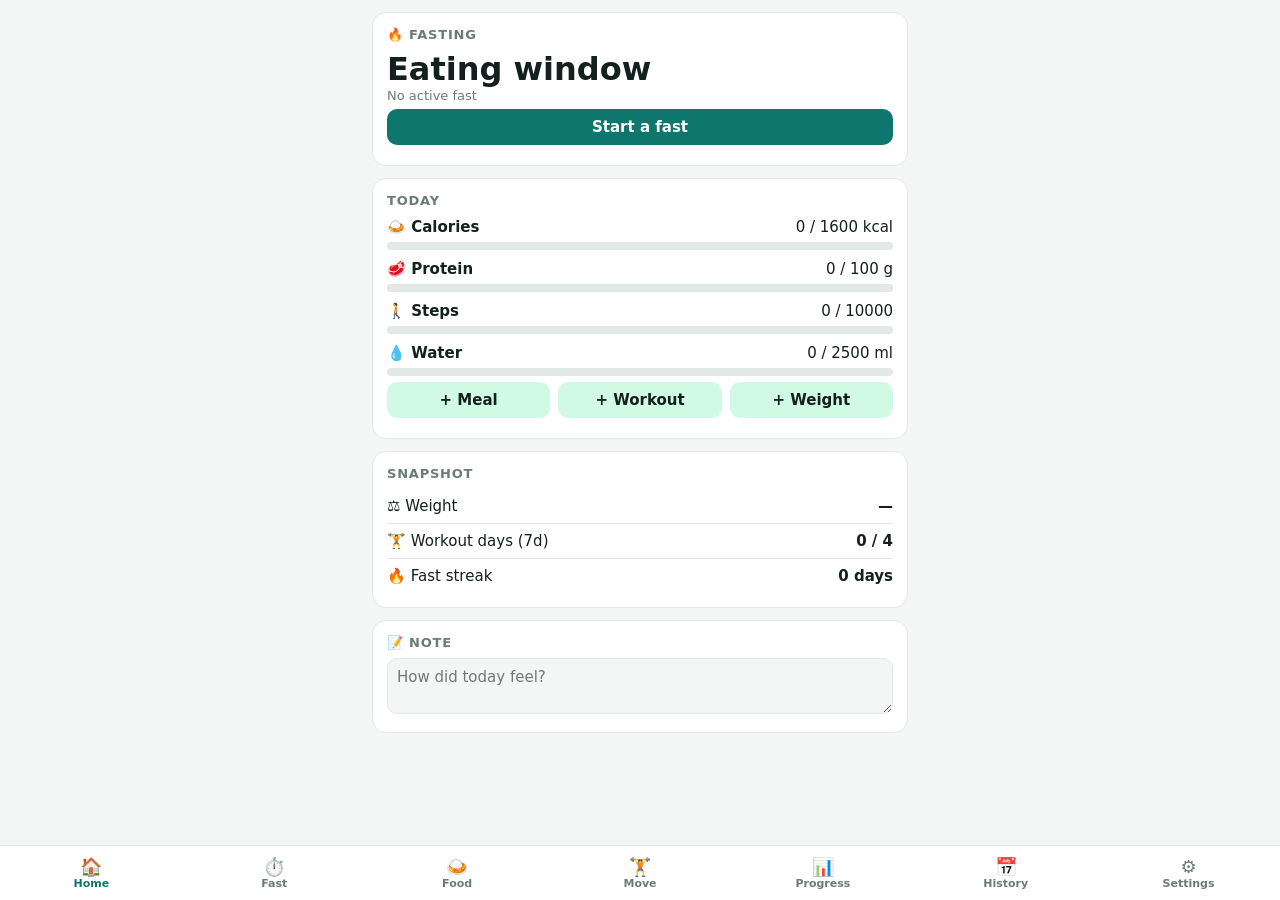
<file: index (3).html>
<!DOCTYPE html>
<html lang="en"><head><meta charset="utf-8">
<meta name="viewport" content="width=device-width,initial-scale=1,viewport-fit=cover">
<meta name="theme-color" content="#0f766e">
<link rel="manifest" href="manifest.json">
<link rel="icon" href="icon-192.png">
<title>FastTrack</title>
<style>
:root{--bg:#f4f6f5;--card:#fff;--tx:#14201d;--mu:#6b7c77;--ac:#0f766e;--ac2:#d1fae5;--bd:#e2e8e6;--rd:#dc2626}
@media(prefers-color-scheme:dark){:root{--bg:#0e1513;--card:#17211e;--tx:#e8f0ed;--mu:#8fa39d;--ac:#2dd4bf;--ac2:#134e4a;--bd:#263531}}
*{box-sizing:border-box}body{margin:0;background:var(--bg);color:var(--tx);font:15px system-ui,sans-serif;padding:env(safe-area-inset-top) 0 calc(64px + env(safe-area-inset-bottom))}
main{max-width:560px;margin:auto;padding:12px}
.c{background:var(--card);border:1px solid var(--bd);border-radius:14px;padding:14px;margin-bottom:12px}
h2{margin:0 0 8px;font-size:13px;text-transform:uppercase;letter-spacing:.06em;color:var(--mu)}
.big{font-size:32px;font-weight:700}.mu{color:var(--mu);font-size:13px}
.bar{height:8px;background:var(--bd);border-radius:6px;overflow:hidden;margin:6px 0}.bar i{display:block;height:100%;background:var(--ac)}
input,select,button,textarea{font:inherit;color:inherit;background:var(--bg);border:1px solid var(--bd);border-radius:10px;padding:9px;width:100%}
button{background:var(--ac);color:#fff;border:0;font-weight:600;cursor:pointer}button.g{background:var(--ac2);color:var(--tx)}button.r{background:var(--rd)}
.row{display:flex;gap:8px;margin:6px 0;align-items:center}.row>*{flex:1;min-width:0}
.li{display:flex;justify-content:space-between;gap:8px;padding:8px 0;border-top:1px solid var(--bd)}.li:first-of-type{border-top:0}
.li small{color:var(--mu);display:block}.li button{width:auto;padding:4px 9px;margin-left:4px}
nav{position:fixed;bottom:0;left:0;right:0;display:flex;background:var(--card);border-top:1px solid var(--bd);padding-bottom:env(safe-area-inset-bottom)}
nav button{background:none;color:var(--mu);border-radius:0;padding:10px 2px;font-size:11px}nav button.on{color:var(--ac)}
nav span{display:block;font-size:18px}
.sv{width:100%;height:120px}
.cal{display:grid;grid-template-columns:repeat(7,1fr);gap:4px;text-align:center}.dy{padding:6px 0;border-radius:8px;background:var(--bg);font-size:13px;cursor:pointer}.dy.sl{outline:2px solid var(--ac)}.dy em{display:block;font-style:normal;font-size:10px;min-height:12px}label input{margin-top:4px}
</style></head><body><main id="app"></main><nav id="nav"></nav>
<script>
const K='fasttrack.v1',T=[['home','🏠','Home'],['fast','⏱️','Fast'],['food','🍛','Food'],['move','🏋️','Move'],['prog','📊','Progress'],['hist','📅','History'],['set','⚙️','Settings']];
const D={goals:{cal:1600,pro:100,steps:10000,water:2500,wt:0,fast:16,wk:4,sleep:8},fast:null,fasts:[],food:[],lib:[],ex:[],steps:{},wt:[],water:{},notes:{},rec:[],meas:[],sleep:{}};
let S;try{S=Object.assign({},D,JSON.parse(localStorage.getItem(K)||'{}'));S.goals=Object.assign({},D.goals,S.goals)}catch(e){S=structuredClone(D)}
const save=()=>{try{localStorage.setItem(K,JSON.stringify(S))}catch(e){}};
const $=id=>document.getElementById(id),v=id=>$(id).value,n=id=>+v(id)||0;
const td=()=>new Date(Date.now()-new Date().getTimezoneOffset()*6e4).toISOString().slice(0,10);
const pct=(a,b)=>Math.min(100,b?a/b*100:0),r=x=>Math.round(x*10)/10;
const hm=ms=>{ms=Math.max(0,ms)/6e4|0;return (ms/60|0)+'h '+String(ms%60).padStart(2,'0')+'m'};
const bar=(a,b,l,u)=>`<div class="row" style="margin:10px 0 0"><b>${l}</b><span style="text-align:right">${r(a)} / ${b} ${u}</span></div><div class="bar"><i style="width:${pct(a,b)}%"></i></div>`;
let tab='home';
const sum=k=>S.food.filter(f=>f.d==td()).reduce((a,f)=>a+(+f[k]||0),0);
function streak(){let c=0;const ok=new Set(S.fasts.filter(f=>f.e-f.s>=f.plan*36e5*.95).map(f=>new Date(f.e-new Date().getTimezoneOffset()*6e4).toISOString().slice(0,10)));let d=new Date();if(!ok.has(td()))d.setDate(d.getDate()-1);for(;;){const s=new Date(d-d.getTimezoneOffset()*6e4).toISOString().slice(0,10);if(!ok.has(s))break;c++;d.setDate(d.getDate()-1)}return c}
function fastCard(){const f=S.fast;if(!f)return `<div class="big">Eating window</div><div class="mu">No active fast</div>`;const el=Date.now()-f.s,tot=f.plan*36e5;return `<div class="big">${hm(el)}</div><div class="bar"><i style="width:${pct(el,tot)}%"></i></div><div class="mu">${el>=tot?'Goal reached 🎉':hm(tot-el)+' remaining'} · ${f.plan}h fast</div>`}
function view(){const g=S.goals,t=td();let h='';
if(tab=='home'){const w=S.wt.at(-1),wk=S.ex.filter(e=>Date.now()-new Date(e.d)<6048e5).map(e=>e.d).filter((x,i,a)=>a.indexOf(x)==i).length;
h=`<div class="c"><h2>🔥 Fasting</h2><div id="fc">${fastCard()}</div><div class="row"><button onclick="tab='fast';render()">${S.fast?'Manage fast':'Start a fast'}</button></div></div>
<div class="c"><h2>Today</h2>${bar(sum('cal'),g.cal,'🍛 Calories','kcal')}${bar(sum('p'),g.pro,'🥩 Protein','g')}${bar(S.steps[t]||0,g.steps,'🚶 Steps','')}${bar(S.water[t]||0,g.water,'💧 Water','ml')}${S.sleep[t]?bar(S.sleep[t].h,g.sleep,'😴 Sleep','h'):''}
<div class="row"><button class="g" onclick="tab='food';render()">+ Meal</button><button class="g" onclick="tab='move';render()">+ Workout</button><button class="g" onclick="tab='prog';render()">+ Weight</button></div></div>
<div class="c"><h2>Snapshot</h2><div class="li"><span>⚖️ Weight</span><b>${w?w.v+' kg':'—'}</b></div><div class="li"><span>🏋️ Workout days (7d)</span><b>${wk} / ${g.wk}</b></div><div class="li"><span>🔥 Fast streak</span><b>${streak()} days</b></div></div>
<div class="c"><h2>📝 Note</h2><textarea id="nt" rows="2" placeholder="How did today feel?" onchange="S.notes['${t}']=this.value;save()">${S.notes[t]||''}</textarea></div>`}
if(tab=='fast'){const done=S.fasts.filter(f=>f.e-f.s>=f.plan*36e5*.95),all=S.fasts,avg=all.length?all.reduce((a,f)=>a+f.e-f.s,0)/all.length:0,lg=all.reduce((a,f)=>Math.max(a,f.e-f.s),0);
h=`<div class="c"><h2>Timer</h2><div id="fc">${fastCard()}</div>${S.fast?'<div class="row"><button onclick="endFast()">End fast</button><button class="g" onclick="cancelFast()">Cancel</button></div>':`<div class="row"><select id="pl">${[12,14,16,18,20].map(p=>`<option value="${p}" ${p==g.fast?'selected':''}>${p}:${24-p}</option>`).join('')}<option value="c">Custom…</option></select><button onclick="startFast()">Start</button></div>`}</div>
<div class="c"><h2>Stats</h2><div class="li"><span>Completed fasts</span><b>${done.length}</b></div><div class="li"><span>Ended early</span><b>${all.length-done.length}</b></div><div class="li"><span>Longest</span><b>${hm(lg)}</b></div><div class="li"><span>Average</span><b>${hm(avg)}</b></div><div class="li"><span>Streak</span><b>${streak()} days</b></div></div>
<div class="c"><h2>History</h2>${[...S.fasts].reverse().slice(0,20).map(f=>`<div class="li"><span>${new Date(f.s).toLocaleDateString()}<small>${f.plan}h plan</small></span><b>${hm(f.e-f.s)} ${f.e-f.s>=f.plan*36e5*.95?'🟢':'🟡'}</b></div>`).join('')||'<div class="mu">Nothing yet</div>'}</div>`}
if(tab=='food'){const L=S.food.filter(f=>f.d==t);
h=`<div class="c"><h2>Add food</h2>${S.lib.length?`<select id="lb" onchange="pick()"><option value="">My Foods…</option>${S.lib.map((f,i)=>`<option value="${i}">${f.name} · ${f.cal} kcal</option>`).join('')}</select>`:''}
<div class="row"><input id="fn" placeholder="Food name"><input id="fq" placeholder="Qty (250 g)"></div>
<div class="row"><input id="fk" type="number" placeholder="kcal"><input id="fp" type="number" placeholder="Protein g"></div>
<div class="row"><input id="fc2" type="number" placeholder="Carbs g"><input id="ff" type="number" placeholder="Fat g"></div>
<div class="row"><select id="fm">${['Breakfast','Lunch','Dinner','Snack','Pre-workout','Post-workout','Other'].map(m=>`<option>${m}</option>`).join('')}</select><label class="mu"><input type="checkbox" id="fl" style="width:auto"> save to My Foods</label></div>
<button onclick="addFood()">Add</button></div>
<div class="c"><h2>Today · ${Math.round(sum('cal'))} kcal</h2><div class="mu">P ${r(sum('p'))}g · C ${r(sum('c'))}g · F ${r(sum('f'))}g</div>${L.map(f=>`<div class="li"><span>${f.name} ${f.q||''}<small>${f.m} · ${f.t} ${inWin(f.ts)}</small></span><span><b>${f.cal}</b> <button class="g" onclick="editFood(${f.id})">✎</button><button class="r" onclick="delFood(${f.id})">×</button></span></div>`).join('')||'<div class="mu">No meals logged</div>'}</div>`}
if(tab=='move'){h=`<div class="c"><h2>Log exercise</h2><input id="en" placeholder="Exercise (Squats)"><div class="row"><input id="es" type="number" placeholder="Sets"><input id="er" type="number" placeholder="Reps"><input id="ew" type="number" placeholder="kg"></div><div class="row"><input id="ed" type="number" placeholder="Minutes (optional)"><button onclick="addEx()">Add</button></div>
${S.ex.filter(e=>e.d==t).map((e,i)=>`<div class="li"><span>${e.name}<small>${e.s?e.s+'×'+e.r:''}${e.w?' × '+e.w+' kg':''}${e.m?' · '+e.m+' min':''}</small></span><button class="r" onclick="S.ex.splice(S.ex.indexOf(S.ex.filter(x=>x.d=='${t}')[${i}]),1);save();render()">×</button></div>`).join('')}</div>
<div class="c"><h2>Steps · ${S.steps[t]||0}</h2><div class="row"><input id="st" type="number" placeholder="Today's steps" value="${S.steps[t]||''}"><button onclick="S.steps['${t}']=n('st');save();render()">Save</button></div><div class="mu">≈ ${r((S.steps[t]||0)*.0007)} km</div></div>
<div class="c"><h2>Water · ${S.water[t]||0} ml</h2><div class="row"><button class="g" onclick="wat(250)">+250</button><button class="g" onclick="wat(500)">+500</button><button class="g" onclick="wat(-250)">−250</button></div></div>`}
if(tab=='prog'){const W=S.wt.slice(-30),p=W.map(x=>x.v),mn=Math.min(...p),mx=Math.max(...p),pts=p.map((y,i)=>`${p.length>1?i/(p.length-1)*300:150},${105-(mx==mn?50:(y-mn)/(mx-mn)*90)}`).join(' ');
h=`<div class="c"><h2>Weight</h2><div class="row"><input id="wv" type="number" step=".1" placeholder="kg"><button onclick="addW()">Log</button></div>${p.length?`<div class="big">${p.at(-1)} kg</div><div class="mu">${p.length>1?'Change '+r(p.at(-1)-p.at(-2))+' kg since last':''}${g.wt?' · goal '+g.wt+' kg':''}</div><svg class="sv" viewBox="0 0 300 120" preserveAspectRatio="none"><polyline fill="none" stroke="var(--ac)" stroke-width="2.5" points="${pts}"/></svg>`:'<div class="mu">No entries</div>'}</div>
<div class="c"><h2>Last 7 days</h2>${wkRows()}</div>`}
if(tab=='set'){h=`<div class="c"><h2>Goals</h2>${[['cal','Calories / day'],['pro','Protein g / day'],['steps','Steps / day'],['water','Water ml / day'],['wt','Goal weight kg'],['fast','Fasting hours'],['wk','Workout days / week'],['sleep','Sleep goal h']].map(([k,l])=>`<div class="row"><span>${l}</span><input type="number" value="${g[k]}" onchange="S.goals.${k}=+this.value;save()"></div>`).join('')}</div>
<div class="c"><h2>Data (stored only on this device)</h2><div class="row"><button class="g" onclick="dl('json')">Backup JSON</button><button class="g" onclick="dl('csv')">Export CSV</button></div><div class="row"><input type="file" id="im" accept=".json" onchange="imp(this)"></div><button class="r" onclick="if(confirm('Delete ALL data?')){localStorage.removeItem(K);location.reload()}">Delete all data</button>
<p class="mu">No account, no servers. Nothing leaves your phone. Exercise calories aren't subtracted from food.</p></div>`}
if(tab=='food')h+=recCard();if(tab=='move')h+=sleepCard();if(tab=='prog')h+=measCard();if(tab=='hist')h=histView();return h}
function inWin(ts){const f=S.fasts.find(x=>ts>=x.s&&ts<=x.e)||(S.fast&&ts>=S.fast.s?S.fast:null);return f?'🔴 fasting':'🟢 eating'}
function wkRows(){let o='';for(let i=0;i<7;i++){const d=new Date(Date.now()-i*864e5-new Date().getTimezoneOffset()*6e4).toISOString().slice(0,10),F=S.food.filter(f=>f.d==d);o+=`<div class="li"><span>${d.slice(5)}</span><span class="mu">${Math.round(F.reduce((a,f)=>a+f.cal,0))} kcal · ${Math.round(F.reduce((a,f)=>a+f.p,0))}g P · ${S.steps[d]||0} steps${S.ex.some(e=>e.d==d)?' · 🏋️':''}</span></div>`}return o}
function startFast(){let p=n('pl')||+v('pl');if(v('pl')=='c'){p=+prompt('Fasting hours?','16');if(!p)return}S.fast={s:Date.now(),plan:p};S.goals.fast=p;save();render()}
function endFast(){S.fasts.push({...S.fast,e:Date.now()});S.fast=null;save();render()}
function cancelFast(){if(confirm('Discard this fast?')){S.fast=null;save();render()}}
function pick(){const f=S.lib[v('lb')];if(!f)return;$('fn').value=f.name;$('fk').value=f.cal;$('fp').value=f.p;$('fc2').value=f.c;$('ff').value=f.f}
function addFood(){if(!v('fn'))return;const f={id:Date.now(),d:td(),ts:Date.now(),t:new Date().toTimeString().slice(0,5),name:v('fn'),q:v('fq'),cal:n('fk'),p:n('fp'),c:n('fc2'),f:n('ff'),m:v('fm')};S.food.push(f);if($('fl').checked)S.lib.push({name:f.name,cal:f.cal,p:f.p,c:f.c,f:f.f});save();render()}
function editFood(id){const f=S.food.find(x=>x.id==id),a=prompt('Calories',f.cal);if(a===null)return;f.cal=+a||0;f.p=+prompt('Protein g',f.p)||0;f.q=prompt('Quantity',f.q||'')||'';save();render()}
function delFood(id){S.food=S.food.filter(x=>x.id!=id);save();render()}
function addEx(){if(!v('en'))return;S.ex.push({d:td(),name:v('en'),s:n('es'),r:n('er'),w:n('ew'),m:n('ed')});save();render()}
function wat(x){S.water[td()]=Math.max(0,(S.water[td()]||0)+x);save();render()}
function addW(){if(!n('wv'))return;S.wt=S.wt.filter(x=>x.d!=td());S.wt.push({d:td(),v:n('wv')});S.wt.sort((a,b)=>a.d<b.d?-1:1);save();render()}
function dl(t){let s,m='application/json',x='json';if(t=='csv'){m='text/csv';x='csv';s='date,meal,food,qty,kcal,protein,carbs,fat\n'+S.food.map(f=>[f.d,f.m,`"${f.name}"`,`"${f.q||''}"`,f.cal,f.p,f.c,f.f].join(',')).join('\n')}else s=JSON.stringify(S,null,1);const a=document.createElement('a');a.href=URL.createObjectURL(new Blob([s],{type:m}));a.download='fasttrack-'+td()+'.'+x;a.click()}
function imp(el){const rd=new FileReader();rd.onload=()=>{try{S=Object.assign({},D,JSON.parse(rd.result));save();render()}catch(e){alert('Invalid file')}};el.files[0]&&rd.readAsText(el.files[0])}
function render(){$('app').innerHTML=view();$('nav').innerHTML=T.map(([k,i,l])=>`<button class="${k==tab?'on':''}" onclick="tab='${k}';render()"><span>${i}</span>${l}</button>`).join('');if(pt!=tab){scrollTo(0,0);pt=tab}}
setInterval(()=>{const e=$('fc');if(e&&S.fast)e.innerHTML=fastCard()},30000);

let pt,dr=[],rn0='',rw0='',cm=new Date(),sel=td();const M=['waist','hip','chest','arm','thigh'];
const dk=ts=>new Date(ts-new Date().getTimezoneOffset()*6e4).toISOString().slice(0,10),esc=x=>String(x).replace(/"/g,'&quot;');
const okF=()=>S.fasts.filter(f=>f.e-f.s>=f.plan*36e5*.95);
function bestStreak(){let b=0,c=0,p=null;[...new Set(okF().map(f=>dk(f.e)))].sort().forEach(d=>{c=p&&new Date(d)-new Date(p)==864e5?c+1:1;b=Math.max(b,c);p=d});return b}
function recCard(){const t=k=>dr.reduce((a,x)=>a+x[k],0);return `<div class="c"><h2>🍲 My Recipes</h2>${S.rec.map((x,i)=>`<div class="li"><span>${x.name}<small>${r(x.cal/x.wt*100)} kcal · ${r(x.p/x.wt*100)} g P per 100 g · ${x.wt} g batch</small></span><span><button onclick="logRec(${i})">Log</button><button class="r" onclick="S.rec.splice(${i},1);save();render()">×</button></span></div>`).join('')||'<div class="mu">No recipes yet</div>'}
<h2 style="margin-top:14px">New recipe</h2><input id="rn" placeholder="Recipe name" value="${esc(rn0)}">${dr.map((x,i)=>`<div class="li"><span>${x.name} · ${x.g} g<small>${x.cal} kcal · P ${x.p} · C ${x.c} · F ${x.f}</small></span><button class="r" onclick="dr.splice(${i},1);render()">×</button></div>`).join('')}
<div class="row"><input id="ing" placeholder="Ingredient"><input id="ig" type="number" placeholder="grams"></div><div class="row"><input id="ik" type="number" placeholder="kcal (for this amount)"><input id="ip" type="number" placeholder="P g"></div><div class="row"><input id="ic" type="number" placeholder="Carbs g"><input id="iff" type="number" placeholder="Fat g"></div>
<button class="g" onclick="addIng()">+ Add ingredient</button><div class="mu" style="margin:6px 0">Total ${Math.round(t('cal'))} kcal · P ${r(t('p'))} g · ${t('g')} g raw</div><div class="row"><input id="rw" type="number" placeholder="Cooked weight g (optional)" value="${rw0}"><button onclick="saveRec()">Save recipe</button></div></div>`}
function addIng(){rn0=v('rn');rw0=v('rw');if(!v('ing'))return;dr.push({name:v('ing'),g:n('ig'),cal:n('ik'),p:n('ip'),c:n('ic'),f:n('iff')});render()}
function saveRec(){rn0=v('rn');if(!dr.length||!rn0)return;const t=k=>dr.reduce((a,x)=>a+x[k],0);S.rec.push({name:rn0,wt:n('rw')||t('g')||1,cal:t('cal'),p:t('p'),c:t('c'),f:t('f')});dr=[];rn0=rw0='';save();render()}
function logRec(i){const x=S.rec[i],g=+prompt('Grams eaten?','200');if(!g)return;const k=g/x.wt;S.food.push({id:Date.now(),d:td(),ts:Date.now(),t:new Date().toTimeString().slice(0,5),name:x.name,q:g+' g',cal:Math.round(x.cal*k),p:r(x.p*k),c:r(x.c*k),f:r(x.f*k),m:v('fm')});save();render()}
function sleepCard(){const s=S.sleep[td()];return `<div class="c"><h2>😴 Sleep${s?' · '+hm(s.h*36e5):''}</h2><div class="row"><label class="mu">Bedtime<input id="sb" type="time" value="${s?s.bed:'23:00'}"></label><label class="mu">Wake-up<input id="sw" type="time" value="${s?s.wake:'07:00'}"></label></div><button onclick="saveSleep()">Save last night</button><div class="mu" style="margin-top:6px">Goal ${S.goals.sleep} h</div></div>`}
function saveSleep(){const a=v('sb').split(':'),b=v('sw').split(':');if(a.length<2||b.length<2)return;S.sleep[td()]={bed:v('sb'),wake:v('sw'),h:(((+b[0])*60+(+b[1])-(+a[0])*60-(+a[1]))+1440)%1440/60};save();render()}
function lt(k){const a=S.meas.filter(x=>x[k]);return[a.length?a[a.length-1][k]:0,a.length>1?a[a.length-2][k]:0]}
function measCard(){return `<div class="c"><h2>📏 Measurements (cm)</h2>${M.map(k=>{const[a,b]=lt(k);return `<div class="row"><span style="text-transform:capitalize">${k}<small class="mu"> ${a?a+' cm'+(b?' ('+(a>b?'+':'')+r(a-b)+')':''):''}</small></span><input id="m_${k}" type="number" step=".1" placeholder="cm"></div>`}).join('')}<button onclick="addM()">Log measurements</button></div>`}
function addM(){const o={d:td()};let y=0;M.forEach(k=>{const x=n('m_'+k);if(x){o[k]=x;y=1}});if(!y)return;const e=S.meas.find(x=>x.d==td());e?Object.assign(e,o):S.meas.push(o);save();render()}
function info(k){const F=S.fasts.filter(f=>dk(f.e)==k),fo=S.food.filter(f=>f.d==k),sm=q=>fo.reduce((a,f)=>a+(+f[q]||0),0);return{fs:F.length?(F.some(f=>f.e-f.s>=f.plan*36e5*.95)?'🟢':'🟡'):'',fm:F.reduce((a,f)=>Math.max(a,f.e-f.s),0),cal:sm('cal'),p:sm('p'),st:S.steps[k]||0,wo:S.ex.filter(e=>e.d==k),wt:(S.wt.find(x=>x.d==k)||{}).v,sl:S.sleep[k],wa:S.water[k]||0,nt:S.notes[k]||''}}
function histView(){const y=cm.getFullYear(),m=cm.getMonth(),f0=new Date(y,m,1).getDay(),nd=new Date(y,m+1,0).getDate();let g='';for(let i=0;i<f0;i++)g+='<i></i>';for(let d=1;d<=nd;d++){const k=y+'-'+String(m+1).padStart(2,'0')+'-'+String(d).padStart(2,'0'),I=info(k);g+=`<div class="dy${k==sel?' sl':''}" onclick="sel='${k}';render()">${d}<em>${I.fs}${I.wo.length?'💪':''}</em></div>`}
const I=info(sel),L=(a,b)=>`<div class="li"><span>${a}</span><b>${b}</b></div>`;
return `<div class="c"><div class="row"><button class="g" onclick="cm=new Date(cm.getFullYear(),cm.getMonth()-1,1);render()">‹</button><b style="text-align:center">${cm.toLocaleString('default',{month:'long',year:'numeric'})}</b><button class="g" onclick="cm=new Date(cm.getFullYear(),cm.getMonth()+1,1);render()">›</button></div><div class="cal mu">${'SMTWTFS'.split('').map(x=>`<span>${x}</span>`).join('')}</div><div class="cal">${g}</div><div class="mu" style="margin-top:8px">🟢 fast completed · 🟡 ended early · 💪 workout</div></div>
<div class="c"><h2>${sel}</h2>${L('⏱️ Fasting',I.fm?hm(I.fm):'—')}${L('🍛 Calories',Math.round(I.cal)+' kcal')}${L('🥩 Protein',Math.round(I.p)+' g')}${L('🚶 Steps',I.st)}${L('🏋️ Workout',I.wo.length?I.wo.map(e=>e.name).join(', '):'—')}${L('⚖️ Weight',I.wt?I.wt+' kg':'—')}${L('😴 Sleep',I.sl?hm(I.sl.h*36e5):'—')}${L('💧 Water',I.wa+' ml')}${I.nt?L('📝 Note',I.nt):''}</div>`+achCard()}
function achCard(){const g=S.goals,W=S.wt,days=[...new Set(S.food.map(f=>f.d))],A=[['🌱','First completed fast',okF().length,1],['🔥','7-day fasting streak',bestStreak(),7],['⏱️','20 fasts completed',okF().length,20],['🏋️','10 workout days',new Set(S.ex.map(e=>e.d)).size,10],['🥩','Protein goal, 5 days',days.filter(d=>S.food.filter(f=>f.d==d).reduce((a,f)=>a+f.p,0)>=g.pro).length,5],['🚶','Step goal, 7 days',Object.values(S.steps).filter(x=>x>=g.steps).length,7],['📖','Meals logged on 7 days',days.length,7],['😴','Sleep goal, 5 nights',Object.values(S.sleep).filter(x=>x.h>=g.sleep).length,5],['📉','2 kg toward goal weight',W.length>1&&g.wt?Math.max(0,(W[0].v-W[W.length-1].v)*Math.sign(W[0].v-g.wt)):0,2]];
return `<div class="c"><h2>🏅 Achievements</h2>${A.map(([i,l,c,t])=>`<div class="li"><span style="flex:1">${i} ${l}<div class="bar"><i style="width:${pct(c,t)}%"></i></div></span><b>${c>=t?'🏅':Math.min(r(c),t)+'/'+t}</b></div>`).join('')}</div>`}
render();if('serviceWorker'in navigator)navigator.serviceWorker.register('sw.js').catch(()=>{});
</script></body></html>
</file>
